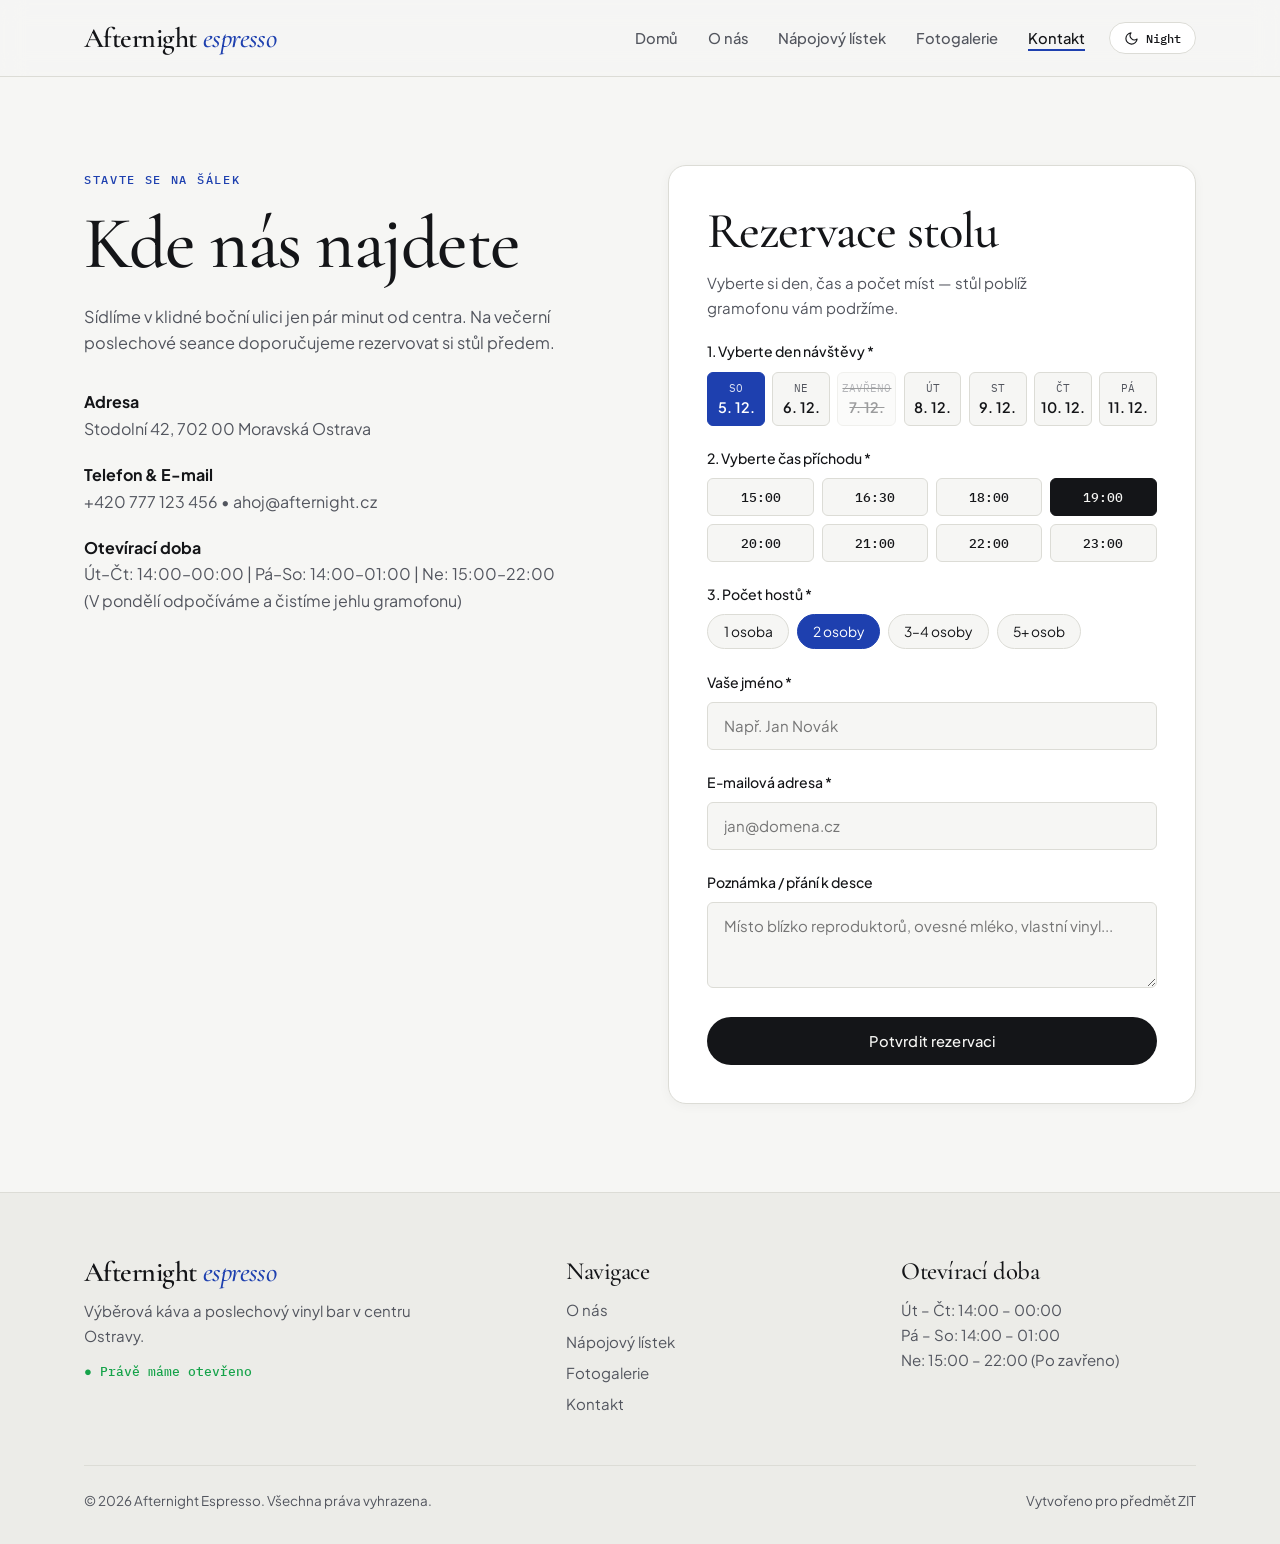
<file: kontakt.html>
<!DOCTYPE html>
<html lang="cs">

<head>
    <meta charset="UTF-8">
    <meta name="viewport" content="width=device-width, initial-scale=1.0">
    <meta name="description" content="Kontakt a rezervace stolu — Afternight Espresso.">
    <link rel="icon"
        href="data:image/svg+xml,%3Csvg xmlns='http://www.w3.org/2000/svg' viewBox='0 0 100 100'%3E%3Ctext y='.9em' font-size='90'%3E☕%3C/text%3E%3C/svg%3E">
    <link rel="preconnect" href="https://fonts.googleapis.com">
    <link rel="preconnect" href="https://fonts.gstatic.com" crossorigin>
    <link
        href="https://fonts.googleapis.com/css2?family=Cormorant+Garamond:ital,wght@0,400;0,500;0,600;1,400;1,500&family=IBM+Plex+Mono:wght@400;500&family=Plus+Jakarta+Sans:wght@400;500;600&display=swap"
        rel="stylesheet">
    <title>Kontakt & Rezervace | Afternight Espresso</title>
    <script>
        if (localStorage.getItem("afternight-theme") === "dark") {
            document.documentElement.setAttribute("data-theme", "dark");
        }
    </script>
    <link rel="stylesheet" href="style.css">
    <script src="script.js" defer></script>
</head>

<body>

    <header class="site-header">
        <div class="container nav-wrapper">
            <a href="index.html" class="logo">Afternight <span>espresso</span></a>
            <div class="nav-controls">
                <nav aria-label="Hlavní navigace">
                    <ul class="nav-list">
                        <li><a href="index.html" class="nav-link">Domů</a></li>
                        <li><a href="o-nas.html" class="nav-link">O nás</a></li>
                        <li><a href="menu.html" class="nav-link">Nápojový lístek</a></li>
                        <li><a href="galerie.html" class="nav-link">Fotogalerie</a></li>
                        <li><a href="kontakt.html" class="nav-link active">Kontakt</a></li>
                    </ul>
                </nav>
                <button type="button" class="theme-toggle" id="theme-toggle"
                    aria-label="Přepnout barevný režim"></button>
                <button type="button" class="nav-toggle" aria-label="Otevřít menu" aria-expanded="false">☰</button>
            </div>
        </div>
    </header>

    <main>
        <section class="section">
            <div class="container grid-2">
                <div class="reveal">
                    <span class="eyebrow">Stavte se na šálek</span>
                    <h1>Kde nás najdete</h1>
                    <p class="lead-text">
                        Sídlíme v klidné boční ulici jen pár minut od centra. Na večerní poslechové seance doporučujeme
                        rezervovat si stůl předem.
                    </p>

                    <div class="contact-details">
                        <div>
                            <strong>Adresa</strong>
                            <p>Stodolní 42, 702 00 Moravská Ostrava</p>
                        </div>
                        <div>
                            <strong>Telefon & E-mail</strong>
                            <p>+420 777 123 456 • ahoj@afternight.cz</p>
                        </div>
                        <div>
                            <strong>Otevírací doba</strong>
                            <p>Út–Čt: 14:00–00:00 | Pá–So: 14:00–01:00 | Ne: 15:00–22:00<br>(V pondělí odpočíváme
                                a čistíme jehlu gramofonu)</p>
                        </div>
                    </div>
                </div>

                <div class="form-card reveal">
                    <h2>Rezervace stolu</h2>
                    <p class="footer-desc">
                        Vyberte si den, čas a počet míst — stůl poblíž gramofonu vám podržíme.
                    </p>

                    <form id="booking-form" class="mt-md" novalidate>
                        <div class="form-group">
                            <span class="field-label">1. Vyberte den návštěvy *</span>
                            <div class="date-pills" id="date-pills" role="group" aria-label="Výběr dne"></div>
                        </div>

                        <div class="form-group">
                            <span class="field-label">2. Vyberte čas příchodu *</span>
                            <div class="time-slots" id="time-slots" role="group" aria-label="Výběr času"></div>
                        </div>

                        <div class="form-group">
                            <span class="field-label">3. Počet hostů *</span>
                            <div class="guest-pills" id="guest-pills" role="group" aria-label="Počet osob">
                                <button type="button" class="guest-pill">1 osoba</button>
                                <button type="button" class="guest-pill active">2 osoby</button>
                                <button type="button" class="guest-pill">3–4 osoby</button>
                                <button type="button" class="guest-pill">5+ osob</button>
                            </div>
                        </div>

                        <div class="form-group">
                            <label for="name">Vaše jméno *</label>
                            <input type="text" id="name" name="name" class="form-control" placeholder="Např. Jan Novák"
                                required>
                            <span class="error-msg">Zadejte prosím jméno (alespoň 2 znaky).</span>
                        </div>

                        <div class="form-group">
                            <label for="email">E-mailová adresa *</label>
                            <input type="email" id="email" name="email" class="form-control" placeholder="jan@domena.cz"
                                required>
                            <span class="error-msg">Zadejte prosím platný e-mail.</span>
                        </div>

                        <div class="form-group">
                            <label for="note">Poznámka / přání k desce</label>
                            <textarea id="note" name="note" rows="3" class="form-control"
                                placeholder="Místo blízko reproduktorů, ovesné mléko, vlastní vinyl..."></textarea>
                        </div>

                        <button type="submit" class="btn btn-primary w-full">Potvrdit rezervaci</button>
                    </form>
                </div>
            </div>
        </section>
    </main>

    <!-- Nativní HTML5 modální okno pro potvrzení rezervace -->
    <dialog class="confirm-dialog" id="confirm-dialog">
        <span class="eyebrow">Rezervace přijata</span>
        <h3>Těšíme se na viděnou</h3>
        <p id="confirm-text" class="mt-sm" style="color: var(--text-secondary);"></p>
        <form method="dialog" class="mt-lg">
            <button type="submit" class="btn btn-primary w-full">Zavřít okno</button>
        </form>
    </dialog>

    <footer class="site-footer">
        <div class="container">
            <div class="footer-grid">
                <div>
                    <a href="index.html" class="logo">Afternight <span>espresso</span></a>
                    <p class="footer-desc">Výběrová káva a poslechový vinyl bar v centru Ostravy.</p>
                    <p id="open-status" class="footer-status"></p>
                </div>
                <div>
                    <h3>Navigace</h3>
                    <ul class="footer-links">
                        <li><a href="o-nas.html">O nás</a></li>
                        <li><a href="menu.html">Nápojový lístek</a></li>
                        <li><a href="galerie.html">Fotogalerie</a></li>
                        <li><a href="kontakt.html">Kontakt</a></li>
                    </ul>
                </div>
                <div>
                    <h3>Otevírací doba</h3>
                    <p class="footer-desc">
                        Út – Čt: 14:00 – 00:00<br>
                        Pá – So: 14:00 – 01:00<br>
                        Ne: 15:00 – 22:00 (Po zavřeno)
                    </p>
                </div>
            </div>
            <div class="footer-bottom">
                <span>© 2026 Afternight Espresso. Všechna práva vyhrazena.</span>
                <span>Vytvořeno pro předmět ZIT</span>
            </div>
        </div>
    </footer>

</body>

</html>
</file>
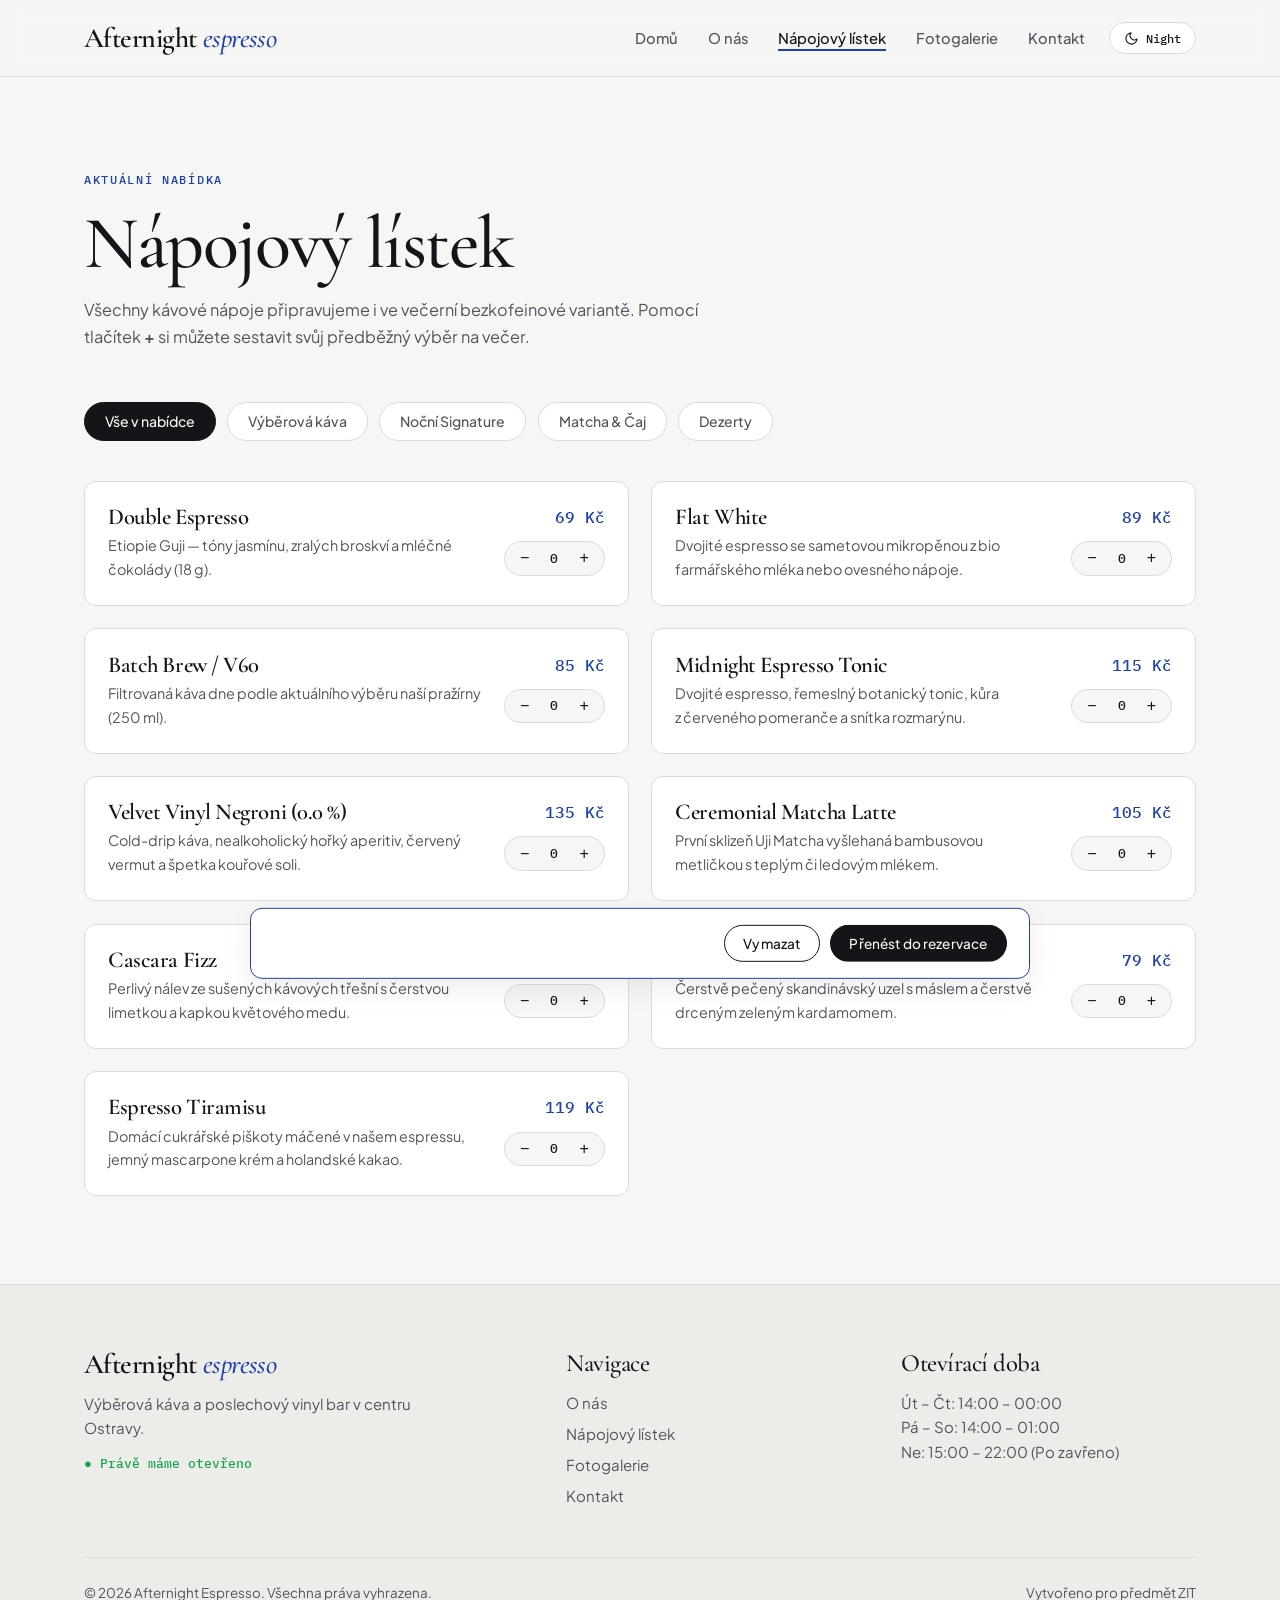
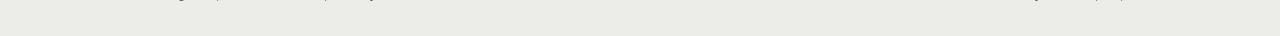
<file: menu.html>
<!DOCTYPE html>
<html lang="cs">

<head>
    <meta charset="UTF-8">
    <meta name="viewport" content="width=device-width, initial-scale=1.0">
    <meta name="description"
        content="Nápojový lístek Afternight Espresso — výběrová káva, matcha, večerní drinky a dezerty.">
    <link rel="icon"
        href="data:image/svg+xml,%3Csvg xmlns='http://www.w3.org/2000/svg' viewBox='0 0 100 100'%3E%3Ctext y='.9em' font-size='90'%3E☕%3C/text%3E%3C/svg%3E">
    <link rel="preconnect" href="https://fonts.googleapis.com">
    <link rel="preconnect" href="https://fonts.gstatic.com" crossorigin>
    <link
        href="https://fonts.googleapis.com/css2?family=Cormorant+Garamond:ital,wght@0,400;0,500;0,600;1,400;1,500&family=IBM+Plex+Mono:wght@400;500&family=Plus+Jakarta+Sans:wght@400;500;600&display=swap"
        rel="stylesheet">
    <title>Nápojový lístek | Afternight Espresso</title>
    <script>
        if (localStorage.getItem("afternight-theme") === "dark") {
            document.documentElement.setAttribute("data-theme", "dark");
        }
    </script>
    <link rel="stylesheet" href="style.css">
    <script src="script.js" defer></script>
</head>

<body>

    <header class="site-header">
        <div class="container nav-wrapper">
            <a href="index.html" class="logo">Afternight <span>espresso</span></a>
            <div class="nav-controls">
                <nav aria-label="Hlavní navigace">
                    <ul class="nav-list">
                        <li><a href="index.html" class="nav-link">Domů</a></li>
                        <li><a href="o-nas.html" class="nav-link">O nás</a></li>
                        <li><a href="menu.html" class="nav-link active">Nápojový lístek</a></li>
                        <li><a href="galerie.html" class="nav-link">Fotogalerie</a></li>
                        <li><a href="kontakt.html" class="nav-link">Kontakt</a></li>
                    </ul>
                </nav>
                <button type="button" class="theme-toggle" id="theme-toggle"
                    aria-label="Přepnout barevný režim"></button>
                <button type="button" class="nav-toggle" aria-label="Otevřít menu" aria-expanded="false">☰</button>
            </div>
        </div>
    </header>

    <main>
        <section class="section">
            <div class="container">
                <div class="section-header reveal">
                    <span class="eyebrow">Aktuální nabídka</span>
                    <h1>Nápojový lístek</h1>
                    <p>Všechny kávové nápoje připravujeme i ve večerní bezkofeinové variantě. Pomocí tlačítek
                        <strong>+</strong> si můžete sestavit svůj předběžný výběr na večer.
                    </p>
                </div>

                <div class="filter-bar reveal" role="group" aria-label="Filtrovat nápoje podle kategorie">
                    <button type="button" class="filter-btn active" data-filter="all">Vše v nabídce</button>
                    <button type="button" class="filter-btn" data-filter="coffee">Výběrová káva</button>
                    <button type="button" class="filter-btn" data-filter="signature">Noční Signature</button>
                    <button type="button" class="filter-btn" data-filter="tea">Matcha & Čaj</button>
                    <button type="button" class="filter-btn" data-filter="dessert">Dezerty</button>
                </div>

                <div class="menu-grid">
                    <article class="menu-item reveal" data-category="coffee" data-name="Double Espresso"
                        data-price="69">
                        <div>
                            <h2 class="menu-item-title">Double Espresso</h2>
                            <p class="menu-item-desc">Etiopie Guji — tóny jasmínu, zralých broskví a mléčné čokolády
                                (18 g).</p>
                        </div>
                        <div class="menu-item-actions">
                            <span class="menu-item-price">69 Kč</span>
                            <div class="qty-control">
                                <button type="button" class="qty-btn qty-minus"
                                    aria-label="Odebrat Double Espresso">−</button>
                                <span class="qty-count">0</span>
                                <button type="button" class="qty-btn qty-plus"
                                    aria-label="Přidat Double Espresso">+</button>
                            </div>
                        </div>
                    </article>

                    <article class="menu-item reveal" data-category="coffee" data-name="Flat White" data-price="89">
                        <div>
                            <h2 class="menu-item-title">Flat White</h2>
                            <p class="menu-item-desc">Dvojité espresso se sametovou mikropěnou z bio farmářského mléka
                                nebo ovesného nápoje.</p>
                        </div>
                        <div class="menu-item-actions">
                            <span class="menu-item-price">89 Kč</span>
                            <div class="qty-control">
                                <button type="button" class="qty-btn qty-minus"
                                    aria-label="Odebrat Flat White">−</button>
                                <span class="qty-count">0</span>
                                <button type="button" class="qty-btn qty-plus" aria-label="Přidat Flat White">+</button>
                            </div>
                        </div>
                    </article>

                    <article class="menu-item reveal" data-category="coffee" data-name="Batch Brew / V60"
                        data-price="85">
                        <div>
                            <h2 class="menu-item-title">Batch Brew / V60</h2>
                            <p class="menu-item-desc">Filtrovaná káva dne podle aktuálního výběru naší pražírny
                                (250 ml).</p>
                        </div>
                        <div class="menu-item-actions">
                            <span class="menu-item-price">85 Kč</span>
                            <div class="qty-control">
                                <button type="button" class="qty-btn qty-minus"
                                    aria-label="Odebrat Batch Brew">−</button>
                                <span class="qty-count">0</span>
                                <button type="button" class="qty-btn qty-plus" aria-label="Přidat Batch Brew">+</button>
                            </div>
                        </div>
                    </article>

                    <article class="menu-item reveal" data-category="signature" data-name="Midnight Espresso Tonic"
                        data-price="115">
                        <div>
                            <h2 class="menu-item-title">Midnight Espresso Tonic</h2>
                            <p class="menu-item-desc">Dvojité espresso, řemeslný botanický tonic, kůra z červeného
                                pomeranče a snítka rozmarýnu.</p>
                        </div>
                        <div class="menu-item-actions">
                            <span class="menu-item-price">115 Kč</span>
                            <div class="qty-control">
                                <button type="button" class="qty-btn qty-minus"
                                    aria-label="Odebrat Midnight Espresso Tonic">−</button>
                                <span class="qty-count">0</span>
                                <button type="button" class="qty-btn qty-plus"
                                    aria-label="Přidat Midnight Espresso Tonic">+</button>
                            </div>
                        </div>
                    </article>

                    <article class="menu-item reveal" data-category="signature" data-name="Velvet Vinyl Negroni (0.0 %)"
                        data-price="135">
                        <div>
                            <h2 class="menu-item-title">Velvet Vinyl Negroni (0.0 %)</h2>
                            <p class="menu-item-desc">Cold-drip káva, nealkoholický hořký aperitiv, červený vermut
                                a špetka kouřové soli.</p>
                        </div>
                        <div class="menu-item-actions">
                            <span class="menu-item-price">135 Kč</span>
                            <div class="qty-control">
                                <button type="button" class="qty-btn qty-minus"
                                    aria-label="Odebrat Velvet Vinyl Negroni">−</button>
                                <span class="qty-count">0</span>
                                <button type="button" class="qty-btn qty-plus"
                                    aria-label="Přidat Velvet Vinyl Negroni">+</button>
                            </div>
                        </div>
                    </article>

                    <article class="menu-item reveal" data-category="tea" data-name="Ceremonial Matcha Latte"
                        data-price="105">
                        <div>
                            <h2 class="menu-item-title">Ceremonial Matcha Latte</h2>
                            <p class="menu-item-desc">První sklizeň Uji Matcha vyšlehaná bambusovou metličkou s teplým
                                či ledovým mlékem.</p>
                        </div>
                        <div class="menu-item-actions">
                            <span class="menu-item-price">105 Kč</span>
                            <div class="qty-control">
                                <button type="button" class="qty-btn qty-minus"
                                    aria-label="Odebrat Matcha Latte">−</button>
                                <span class="qty-count">0</span>
                                <button type="button" class="qty-btn qty-plus"
                                    aria-label="Přidat Matcha Latte">+</button>
                            </div>
                        </div>
                    </article>

                    <article class="menu-item reveal" data-category="tea" data-name="Cascara Fizz" data-price="95">
                        <div>
                            <h2 class="menu-item-title">Cascara Fizz</h2>
                            <p class="menu-item-desc">Perlivý nálev ze sušených kávových třešní s čerstvou limetkou
                                a kapkou květového medu.</p>
                        </div>
                        <div class="menu-item-actions">
                            <span class="menu-item-price">95 Kč</span>
                            <div class="qty-control">
                                <button type="button" class="qty-btn qty-minus"
                                    aria-label="Odebrat Cascara Fizz">−</button>
                                <span class="qty-count">0</span>
                                <button type="button" class="qty-btn qty-plus"
                                    aria-label="Přidat Cascara Fizz">+</button>
                            </div>
                        </div>
                    </article>

                    <article class="menu-item reveal" data-category="dessert" data-name="Cardamom Bun" data-price="79">
                        <div>
                            <h2 class="menu-item-title">Cardamom Bun</h2>
                            <p class="menu-item-desc">Čerstvě pečený skandinávský uzel s máslem a čerstvě drceným
                                zeleným kardamomem.</p>
                        </div>
                        <div class="menu-item-actions">
                            <span class="menu-item-price">79 Kč</span>
                            <div class="qty-control">
                                <button type="button" class="qty-btn qty-minus"
                                    aria-label="Odebrat Cardamom Bun">−</button>
                                <span class="qty-count">0</span>
                                <button type="button" class="qty-btn qty-plus"
                                    aria-label="Přidat Cardamom Bun">+</button>
                            </div>
                        </div>
                    </article>

                    <article class="menu-item reveal" data-category="dessert" data-name="Espresso Tiramisu"
                        data-price="119">
                        <div>
                            <h2 class="menu-item-title">Espresso Tiramisu</h2>
                            <p class="menu-item-desc">Domácí cukrářské piškoty máčené v našem espressu, jemný mascarpone
                                krém a holandské kakao.</p>
                        </div>
                        <div class="menu-item-actions">
                            <span class="menu-item-price">119 Kč</span>
                            <div class="qty-control">
                                <button type="button" class="qty-btn qty-minus"
                                    aria-label="Odebrat Espresso Tiramisu">−</button>
                                <span class="qty-count">0</span>
                                <button type="button" class="qty-btn qty-plus"
                                    aria-label="Přidat Espresso Tiramisu">+</button>
                            </div>
                        </div>
                    </article>
                </div>
            </div>
        </section>
    </main>

    <!-- Plovoucí lišta vybraných položek -->
    <aside class="tray-bar" id="tray-bar" aria-live="polite">
        <div class="tray-summary" id="tray-text"></div>
        <div class="tray-buttons">
            <button type="button" class="btn btn-outline btn-sm" id="tray-clear">Vymazat</button>
            <button type="button" class="btn btn-primary btn-sm" id="tray-reserve">Přenést do rezervace</button>
        </div>
    </aside>

    <footer class="site-footer">
        <div class="container">
            <div class="footer-grid">
                <div>
                    <a href="index.html" class="logo">Afternight <span>espresso</span></a>
                    <p class="footer-desc">Výběrová káva a poslechový vinyl bar v centru Ostravy.</p>
                    <p id="open-status" class="footer-status"></p>
                </div>
                <div>
                    <h3>Navigace</h3>
                    <ul class="footer-links">
                        <li><a href="o-nas.html">O nás</a></li>
                        <li><a href="menu.html">Nápojový lístek</a></li>
                        <li><a href="galerie.html">Fotogalerie</a></li>
                        <li><a href="kontakt.html">Kontakt</a></li>
                    </ul>
                </div>
                <div>
                    <h3>Otevírací doba</h3>
                    <p class="footer-desc">
                        Út – Čt: 14:00 – 00:00<br>
                        Pá – So: 14:00 – 01:00<br>
                        Ne: 15:00 – 22:00 (Po zavřeno)
                    </p>
                </div>
            </div>
            <div class="footer-bottom">
                <span>© 2026 Afternight Espresso. Všechna práva vyhrazena.</span>
                <span>Vytvořeno pro předmět ZIT</span>
            </div>
        </div>
    </footer>

</body>

</html>
</file>
<file: style.css>
/* Afternight Espresso — hlavní styly */

:root {
    /* Denní režim: galerijní papír, vinylový inkoust a kobaltová modř */
    --bg-primary: #f6f6f4;
    --bg-secondary: #ecece8;
    --bg-card: #ffffff;
    --header-bg: rgba(246, 246, 244, 0.9);
    --text-primary: #141518;
    --text-secondary: #52555e;
    --accent: #1e40af;
    --accent-hover: #172e7a;
    --accent-soft: #e8eefc;
    --border-color: #dcdcd6;
    --marquee-bg: #141518;
    --marquee-text: #f6f6f4;

    /* Estetická typografie */
    --font-sans: "Plus Jakarta Sans", system-ui, -apple-system, sans-serif;
    --font-serif: "Cormorant Garamond", Georgia, serif;
    --font-mono: "IBM Plex Mono", monospace;

    --radius-sm: 6px;
    --radius-md: 12px;
    --radius-lg: 18px;
    --shadow-sm: 0 2px 12px rgba(20, 21, 24, 0.04);
    --shadow-md: 0 10px 28px rgba(20, 21, 24, 0.08);
    --transition: 0.25s ease;
    --container-max: 1160px;
}

/* Noční režim: půlnoční břidlice a teplá mosaz zesilovače */
[data-theme="dark"] {
    --bg-primary: #0e1013;
    --bg-secondary: #15181d;
    --bg-card: #1b1f26;
    --header-bg: rgba(14, 16, 19, 0.9);
    --text-primary: #f1f2f4;
    --text-secondary: #9ca1ad;
    --accent: #d4a359;
    --accent-hover: #e3b772;
    --accent-soft: rgba(212, 163, 89, 0.15);
    --border-color: #282d37;
    --marquee-bg: #1b1f26;
    --marquee-text: #f1f2f4;
    --shadow-sm: 0 4px 16px rgba(0, 0, 0, 0.3);
    --shadow-md: 0 12px 30px rgba(0, 0, 0, 0.45);
}

*,
*::before,
*::after {
    box-sizing: border-box;
    margin: 0;
    padding: 0;
}

html {
    scroll-behavior: smooth;
    font-size: 16px;
}

body {
    font-family: var(--font-sans);
    background-color: var(--bg-primary);
    color: var(--text-primary);
    line-height: 1.65;
    overflow-x: hidden;
    display: flex;
    flex-direction: column;
    min-height: 100vh;
    -webkit-font-smoothing: antialiased;
    transition: background-color 0.3s ease, color 0.3s ease;
}

img {
    max-width: 100%;
    display: block;
    object-fit: cover;
}

a {
    color: inherit;
    text-decoration: none;
}

ul {
    list-style: none;
}

/* Editorial typografie */
h1,
h2,
h3,
.logo {
    font-family: var(--font-serif);
    font-weight: 500;
    line-height: 1.08;
    letter-spacing: -0.02em;
}

h1 {
    font-size: clamp(2.8rem, 5.8vw, 4.8rem);
}

h2 {
    font-size: clamp(2.1rem, 4vw, 3.15rem);
}

h3 {
    font-size: 1.55rem;
    line-height: 1.18;
}

.eyebrow {
    display: inline-block;
    font-family: var(--font-mono);
    font-size: 0.75rem;
    font-weight: 500;
    text-transform: uppercase;
    letter-spacing: 0.14em;
    color: var(--accent);
    margin-bottom: 0.85rem;
}

.lead-text {
    margin-top: 1.25rem;
    color: var(--text-secondary);
    font-size: 1.02rem;
}

.mt-sm {
    margin-top: 0.75rem;
}

.mt-md {
    margin-top: 1.25rem;
}

.mt-lg {
    margin-top: 2rem;
}

.w-full {
    width: 100%;
}

.container {
    width: 100%;
    max-width: var(--container-max);
    margin: 0 auto;
    padding: 0 1.5rem;
}

main {
    flex: 1;
}

/* Tlačítka */
.btn {
    display: inline-flex;
    align-items: center;
    justify-content: center;
    gap: 0.5rem;
    padding: 0.88rem 1.8rem;
    border-radius: 999px;
    font-family: var(--font-sans);
    font-weight: 500;
    font-size: 0.92rem;
    letter-spacing: 0.01em;
    cursor: pointer;
    border: 1px solid transparent;
    transition: var(--transition);
}

.btn-primary {
    background-color: var(--text-primary);
    color: var(--bg-primary);
}

.btn-primary:hover {
    background-color: var(--accent);
    color: #ffffff;
    transform: translateY(-2px);
    box-shadow: var(--shadow-md);
}

[data-theme="dark"] .btn-primary:hover {
    color: #0e1013;
}

.btn-outline {
    background-color: transparent;
    border-color: var(--text-primary);
    color: var(--text-primary);
}

.btn-outline:hover {
    background-color: var(--text-primary);
    color: var(--bg-primary);
}

/* Hlavička a navigace */
.site-header {
    position: sticky;
    top: 0;
    z-index: 100;
    background-color: var(--header-bg);
    backdrop-filter: blur(12px);
    border-bottom: 1px solid var(--border-color);
    transition: var(--transition);
}

.nav-wrapper {
    display: flex;
    align-items: center;
    justify-content: space-between;
    height: 76px;
    gap: 1rem;
}

.logo {
    font-size: 1.75rem;
    font-weight: 600;
    display: flex;
    align-items: center;
    gap: 0.4rem;
}

.logo span {
    color: var(--accent);
    font-style: italic;
    font-weight: 500;
}

.nav-controls {
    display: flex;
    align-items: center;
    gap: 1.5rem;
}

.nav-list {
    display: flex;
    align-items: center;
    gap: 1.85rem;
}

.nav-link {
    font-size: 0.92rem;
    font-weight: 500;
    color: var(--text-secondary);
    position: relative;
    padding: 0.25rem 0;
    transition: color 0.2s;
}

.nav-link::after {
    content: "";
    position: absolute;
    bottom: 0;
    left: 0;
    width: 0;
    height: 1.5px;
    background-color: var(--accent);
    transition: width 0.25s ease;
}

.nav-link:hover,
.nav-link.active {
    color: var(--text-primary);
}

.nav-link.active::after,
.nav-link:hover::after {
    width: 100%;
}

.theme-toggle {
    display: inline-flex;
    align-items: center;
    gap: 0.45rem;
    padding: 0.42rem 0.88rem;
    border-radius: 999px;
    border: 1px solid var(--border-color);
    background-color: var(--bg-card);
    color: var(--text-primary);
    font-family: var(--font-mono);
    font-size: 0.78rem;
    font-weight: 500;
    cursor: pointer;
    transition: var(--transition);
}

.theme-toggle svg {
    width: 15px;
    height: 15px;
    stroke: currentColor;
    fill: none;
    stroke-width: 1.8;
    stroke-linecap: round;
    stroke-linejoin: round;
    flex-shrink: 0;
}

.theme-toggle:hover {
    border-color: var(--accent);
    color: var(--accent);
}

.nav-toggle {
    display: none;
    background: none;
    border: none;
    font-size: 1.5rem;
    cursor: pointer;
    padding: 0.4rem;
    color: var(--text-primary);
}

/* Hero sekce a běžící pás */
.hero {
    padding: 4.5rem 0 5.5rem;
    border-bottom: 1px solid var(--border-color);
}

.hero-grid {
    display: grid;
    grid-template-columns: 1.15fr 0.85fr;
    gap: 3.5rem;
    align-items: center;
}

.hero-text p {
    font-size: 1.06rem;
    color: var(--text-secondary);
    margin: 1.5rem 0 2.2rem;
    max-width: 52ch;
}

.hero-actions {
    display: flex;
    flex-wrap: wrap;
    gap: 1rem;
}

.hero-img,
.feature-img {
    border-radius: var(--radius-lg);
    height: 470px;
    width: 100%;
    box-shadow: var(--shadow-md);
}

.marquee {
    background: var(--marquee-bg);
    color: var(--marquee-text);
    padding: 0.85rem 0;
    overflow: hidden;
    white-space: nowrap;
    font-family: var(--font-mono);
    font-size: 0.82rem;
    letter-spacing: 0.12em;
    border-bottom: 1px solid var(--border-color);
}

.marquee-track {
    display: inline-block;
    animation: marquee 32s linear infinite;
}

.marquee-track span {
    margin: 0 1.5rem;
    color: var(--accent);
}

@keyframes marquee {
    0% {
        transform: translateX(0);
    }

    100% {
        transform: translateX(-50%);
    }
}

/* Sekce, karty a program vinylových večerů */
.section {
    padding: 5.5rem 0;
}

.section-alt {
    background-color: var(--bg-secondary);
    border-top: 1px solid var(--border-color);
    border-bottom: 1px solid var(--border-color);
}

.section-header {
    max-width: 650px;
    margin-bottom: 3.2rem;
}

.section-header-center {
    text-align: center;
    margin-left: auto;
    margin-right: auto;
}

.section-header p {
    color: var(--text-secondary);
    margin-top: 0.85rem;
    font-size: 1.02rem;
}

.grid-3 {
    display: grid;
    grid-template-columns: repeat(3, 1fr);
    gap: 2rem;
}

.grid-2 {
    display: grid;
    grid-template-columns: repeat(2, 1fr);
    gap: 3.5rem;
    align-items: start;
}

.card {
    background: var(--bg-card);
    border: 1px solid var(--border-color);
    border-radius: var(--radius-md);
    overflow: hidden;
    transition: var(--transition);
    box-shadow: var(--shadow-sm);
}

.card:hover {
    transform: translateY(-4px);
    box-shadow: var(--shadow-md);
}

.card-img {
    height: 235px;
    width: 100%;
}

.card-body {
    padding: 1.65rem;
}

.card-body p {
    color: var(--text-secondary);
    font-size: 0.94rem;
    margin-top: 0.6rem;
}

.tag {
    display: inline-block;
    font-family: var(--font-mono);
    font-size: 0.72rem;
    padding: 0.25rem 0.75rem;
    border-radius: 999px;
    background: var(--accent-soft);
    color: var(--accent);
    font-weight: 500;
    margin-bottom: 0.75rem;
}

.vinyl-schedule {
    margin-top: 1.75rem;
    display: grid;
    gap: 0.8rem;
}

.schedule-row {
    display: flex;
    justify-content: space-between;
    align-items: center;
    padding: 0.9rem 1.15rem;
    background: var(--bg-card);
    border: 1px solid var(--border-color);
    border-radius: var(--radius-sm);
    gap: 1rem;
}

.schedule-day {
    font-family: var(--font-mono);
    font-weight: 500;
    color: var(--accent);
    font-size: 0.84rem;
}

.schedule-genre {
    font-size: 0.92rem;
    color: var(--text-secondary);
}

/* Nápojový lístek a výběr položek */
.filter-bar {
    display: flex;
    flex-wrap: wrap;
    gap: 0.7rem;
    margin-bottom: 2.5rem;
}

.filter-btn {
    padding: 0.58rem 1.25rem;
    border-radius: 999px;
    border: 1px solid var(--border-color);
    background: var(--bg-card);
    color: var(--text-secondary);
    font-family: inherit;
    font-size: 0.88rem;
    font-weight: 500;
    cursor: pointer;
    transition: var(--transition);
}

.filter-btn:hover,
.filter-btn.active {
    background: var(--text-primary);
    color: var(--bg-primary);
    border-color: var(--text-primary);
}

.menu-grid {
    display: grid;
    grid-template-columns: repeat(2, 1fr);
    gap: 1.4rem;
}

.menu-item {
    background: var(--bg-card);
    border: 1px solid var(--border-color);
    border-radius: var(--radius-md);
    padding: 1.45rem;
    display: flex;
    justify-content: space-between;
    align-items: flex-start;
    gap: 1.25rem;
    transition: var(--transition);
}

.menu-item.hidden {
    display: none;
}

.menu-item.selected {
    border-color: var(--accent);
    box-shadow: var(--shadow-sm);
}

.menu-item:hover {
    border-color: var(--accent);
    transform: translateY(-2px);
}

.menu-item-title {
    font-family: var(--font-serif);
    font-size: 1.42rem;
    font-weight: 600;
    margin-bottom: 0.3rem;
}

.menu-item-desc {
    font-size: 0.9rem;
    color: var(--text-secondary);
}

.menu-item-actions {
    display: flex;
    flex-direction: column;
    align-items: flex-end;
    gap: 0.65rem;
    flex-shrink: 0;
}

.menu-item-price {
    font-family: var(--font-mono);
    font-weight: 500;
    color: var(--accent);
    font-size: 0.98rem;
    white-space: nowrap;
}

.qty-control {
    display: inline-flex;
    align-items: center;
    gap: 0.45rem;
    background: var(--bg-primary);
    border: 1px solid var(--border-color);
    border-radius: 999px;
    padding: 0.2rem 0.4rem;
}

.qty-btn {
    width: 26px;
    height: 26px;
    border-radius: 50%;
    border: none;
    background: transparent;
    color: var(--text-primary);
    font-size: 1rem;
    cursor: pointer;
    display: grid;
    place-items: center;
    transition: background-color 0.2s, color 0.2s;
}

.qty-btn:hover {
    background: var(--accent);
    color: #ffffff;
}

[data-theme="dark"] .qty-btn:hover {
    color: #0e1013;
}

.qty-count {
    font-family: var(--font-mono);
    font-size: 0.82rem;
    font-weight: 500;
    min-width: 1.2rem;
    text-align: center;
}

.tray-bar {
    position: fixed;
    bottom: 1.25rem;
    left: 50%;
    transform: translateX(-50%) translateY(140%);
    width: calc(100% - 2rem);
    max-width: 780px;
    background: var(--bg-card);
    border: 1px solid var(--accent);
    border-radius: var(--radius-md);
    padding: 1rem 1.4rem;
    box-shadow: var(--shadow-md);
    display: flex;
    align-items: center;
    justify-content: space-between;
    gap: 1rem;
    z-index: 90;
    transition: transform 0.3s ease;
}

.tray-bar.visible {
    transform: translateX(-50%) translateY(0);
}

.tray-summary {
    font-size: 0.92rem;
}

.tray-summary strong {
    color: var(--accent);
}

.tray-buttons {
    display: flex;
    align-items: center;
    gap: 0.65rem;
}

.btn-sm {
    padding: 0.55rem 1.15rem;
    font-size: 0.85rem;
}

/* Fotogalerie a lightbox */
.gallery-grid {
    display: grid;
    grid-template-columns: repeat(3, 1fr);
    gap: 1.25rem;
}

.gallery-item {
    position: relative;
    border-radius: var(--radius-md);
    overflow: hidden;
    cursor: pointer;
    aspect-ratio: 4 / 5;
}

.gallery-item img {
    width: 100%;
    height: 100%;
    transition: transform 0.5s ease;
}

.gallery-item:hover img {
    transform: scale(1.05);
}

.gallery-caption {
    position: absolute;
    inset: auto 0 0 0;
    padding: 1.25rem;
    background: linear-gradient(transparent, rgba(14, 16, 19, 0.85));
    color: #ffffff;
    font-size: 0.9rem;
    opacity: 0;
    transition: opacity 0.25s ease;
}

.gallery-item:hover .gallery-caption {
    opacity: 1;
}

.lightbox {
    position: fixed;
    inset: 0;
    background: rgba(14, 16, 19, 0.94);
    display: none;
    place-items: center;
    z-index: 999;
    padding: 2rem;
}

.lightbox.open {
    display: grid;
}

.lightbox-content {
    max-width: 860px;
    width: 100%;
    text-align: center;
    color: #f1f2f4;
}

.lightbox-content img {
    max-height: 74vh;
    margin: 0 auto 1rem;
    border-radius: var(--radius-sm);
}

.lightbox-counter {
    font-family: var(--font-mono);
    font-size: 0.8rem;
    color: #9ca1ad;
    margin-top: 0.35rem;
}

.lightbox-close {
    position: absolute;
    top: 1.25rem;
    right: 1.75rem;
    background: none;
    border: none;
    color: #ffffff;
    font-size: 2.4rem;
    line-height: 1;
    cursor: pointer;
}

.lightbox-nav {
    position: absolute;
    top: 50%;
    transform: translateY(-50%);
    width: 46px;
    height: 46px;
    border-radius: 50%;
    border: 1px solid rgba(255, 255, 255, 0.25);
    background: rgba(20, 21, 24, 0.75);
    color: #ffffff;
    font-size: 1.3rem;
    cursor: pointer;
    display: grid;
    place-items: center;
    transition: var(--transition);
}

.lightbox-nav:hover {
    background: var(--accent);
    border-color: var(--accent);
}

.lightbox-prev {
    left: 1.5rem;
}

.lightbox-next {
    right: 1.5rem;
}

/* Rezervační formulář a vycentrovaná FAQ sekce */
.contact-details {
    margin-top: 2rem;
    display: grid;
    gap: 1.25rem;
}

.contact-details p {
    color: var(--text-secondary);
}

.form-card {
    background: var(--bg-card);
    border: 1px solid var(--border-color);
    border-radius: var(--radius-lg);
    padding: 2.4rem;
    box-shadow: var(--shadow-sm);
}

.form-group {
    margin-bottom: 1.35rem;
}

.form-group label,
.field-label {
    display: block;
    font-size: 0.88rem;
    font-weight: 500;
    margin-bottom: 0.5rem;
}

.form-control {
    width: 100%;
    padding: 0.82rem 1rem;
    border: 1px solid var(--border-color);
    border-radius: var(--radius-sm);
    font-family: inherit;
    font-size: 0.94rem;
    background: var(--bg-primary);
    color: var(--text-primary);
    transition: border-color 0.2s;
}

.form-control:focus {
    outline: none;
    border-color: var(--accent);
}

.form-control.invalid {
    border-color: #dc2626;
}

.date-pills {
    display: grid;
    grid-template-columns: repeat(7, 1fr);
    gap: 0.45rem;
}

.date-pill {
    display: flex;
    flex-direction: column;
    align-items: center;
    padding: 0.55rem 0.25rem;
    border-radius: var(--radius-sm);
    border: 1px solid var(--border-color);
    background: var(--bg-primary);
    color: var(--text-primary);
    font-family: inherit;
    cursor: pointer;
    transition: var(--transition);
}

.date-pill .day-name {
    font-family: var(--font-mono);
    font-size: 0.68rem;
    text-transform: uppercase;
    color: var(--text-secondary);
}

.date-pill .day-num {
    font-size: 0.9rem;
    font-weight: 600;
    margin-top: 0.15rem;
}

.date-pill:hover:not(:disabled) {
    border-color: var(--accent);
}

.date-pill.active {
    background: var(--accent);
    border-color: var(--accent);
    color: #ffffff;
}

[data-theme="dark"] .date-pill.active,
[data-theme="dark"] .guest-pill.active {
    color: #0e1013;
}

.date-pill.active .day-name {
    color: rgba(255, 255, 255, 0.85);
}

[data-theme="dark"] .date-pill.active .day-name {
    color: rgba(14, 16, 19, 0.8);
}

.date-pill:disabled {
    opacity: 0.42;
    cursor: not-allowed;
    text-decoration: line-through;
}

.time-slots {
    display: grid;
    grid-template-columns: repeat(4, 1fr);
    gap: 0.5rem;
}

.time-slot {
    padding: 0.55rem 0.4rem;
    border-radius: var(--radius-sm);
    border: 1px solid var(--border-color);
    background: var(--bg-primary);
    color: var(--text-primary);
    font-family: var(--font-mono);
    font-size: 0.84rem;
    font-weight: 500;
    cursor: pointer;
    transition: var(--transition);
}

.time-slot:hover {
    border-color: var(--accent);
}

.time-slot.active {
    background: var(--text-primary);
    color: var(--bg-primary);
    border-color: var(--text-primary);
}

.guest-pills {
    display: flex;
    flex-wrap: wrap;
    gap: 0.5rem;
}

.guest-pill {
    padding: 0.5rem 0.95rem;
    border-radius: 999px;
    border: 1px solid var(--border-color);
    background: var(--bg-primary);
    color: var(--text-primary);
    font-family: inherit;
    font-size: 0.86rem;
    cursor: pointer;
    transition: var(--transition);
}

.guest-pill.active {
    background: var(--accent);
    border-color: var(--accent);
    color: #ffffff;
}

.error-msg {
    color: #dc2626;
    font-size: 0.82rem;
    margin-top: 0.35rem;
    display: none;
}

.error-msg.visible {
    display: block;
}

.confirm-dialog {
    margin: auto;
    border: 1px solid var(--border-color);
    border-radius: var(--radius-lg);
    background: var(--bg-card);
    color: var(--text-primary);
    padding: 2.25rem;
    max-width: 440px;
    width: calc(100% - 2rem);
    box-shadow: var(--shadow-md);
}

.confirm-dialog::backdrop {
    background: rgba(14, 16, 19, 0.72);
    backdrop-filter: blur(4px);
}

/* Vycentrovaná FAQ sekce (<details> & <summary>) */
.faq-list {
    display: grid;
    gap: 1rem;
    max-width: 760px;
    margin: 0 auto;
}

.faq-item {
    background: var(--bg-card);
    border: 1px solid var(--border-color);
    border-radius: var(--radius-md);
    padding: 1.35rem 1.65rem;
    transition: border-color 0.2s, box-shadow 0.2s;
    box-shadow: var(--shadow-sm);
}

.faq-item[open] {
    border-color: var(--accent);
}

.faq-item summary {
    font-family: var(--font-serif);
    font-size: 1.35rem;
    font-weight: 500;
    cursor: pointer;
    list-style: none;
    display: flex;
    justify-content: space-between;
    align-items: center;
    gap: 1rem;
}

.faq-item summary::-webkit-details-marker {
    display: none;
}

.faq-item summary::after {
    content: "+";
    font-family: var(--font-mono);
    font-size: 1.25rem;
    color: var(--accent);
    transition: transform 0.25s ease;
    flex-shrink: 0;
}

.faq-item[open] summary::after {
    transform: rotate(45deg);
}

.faq-item p {
    margin-top: 0.85rem;
    color: var(--text-secondary);
    font-size: 0.94rem;
}

/* Patička a scroll-reveal */
.site-footer {
    background: var(--bg-secondary);
    border-top: 1px solid var(--border-color);
    padding: 4rem 0 2rem;
    margin-top: auto;
}

.footer-grid {
    display: grid;
    grid-template-columns: 1.5fr 1fr 1fr;
    gap: 2.5rem;
    margin-bottom: 3rem;
}

.footer-desc {
    margin-top: 0.75rem;
    color: var(--text-secondary);
    max-width: 34ch;
    font-size: 0.94rem;
}

.footer-status {
    margin-top: 0.75rem;
    font-family: var(--font-mono);
    font-weight: 500;
    font-size: 0.82rem;
}

.footer-links {
    margin-top: 0.75rem;
    display: grid;
    gap: 0.4rem;
    color: var(--text-secondary);
    font-size: 0.94rem;
}

.footer-links a:hover {
    color: var(--accent);
}

.footer-bottom {
    border-top: 1px solid var(--border-color);
    padding-top: 1.5rem;
    display: flex;
    justify-content: space-between;
    flex-wrap: wrap;
    gap: 1rem;
    font-size: 0.84rem;
    color: var(--text-secondary);
}

.reveal {
    opacity: 0;
    transform: translateY(24px);
    transition: opacity 0.65s ease, transform 0.65s ease;
}

.reveal.visible {
    opacity: 1;
    transform: translateY(0);
}

@media (prefers-reduced-motion: reduce) {
    html {
        scroll-behavior: auto;
    }

    .marquee-track {
        animation: none;
    }

    .reveal {
        opacity: 1;
        transform: none;
        transition: none;
    }
}

/* Responzivita */
@media (max-width: 920px) {

    .hero-grid,
    .grid-2,
    .footer-grid {
        grid-template-columns: 1fr;
    }

    .grid-3,
    .gallery-grid {
        grid-template-columns: repeat(2, 1fr);
    }
}

@media (max-width: 720px) {
    .nav-toggle {
        display: block;
    }

    .nav-list {
        position: fixed;
        top: 76px;
        left: 0;
        right: 0;
        background: var(--bg-primary);
        flex-direction: column;
        padding: 2rem;
        gap: 1.25rem;
        border-bottom: 1px solid var(--border-color);
        transform: translateY(-130%);
        opacity: 0;
        pointer-events: none;
        transition: var(--transition);
    }

    .nav-list.open {
        transform: translateY(0);
        opacity: 1;
        pointer-events: auto;
    }

    .grid-3,
    .menu-grid,
    .gallery-grid {
        grid-template-columns: 1fr;
    }

    .date-pills {
        grid-template-columns: repeat(4, 1fr);
    }

    .time-slots {
        grid-template-columns: repeat(3, 1fr);
    }

    .tray-bar {
        flex-direction: column;
        align-items: stretch;
        text-align: center;
    }

    .tray-buttons {
        justify-content: center;
    }
}
</file>
